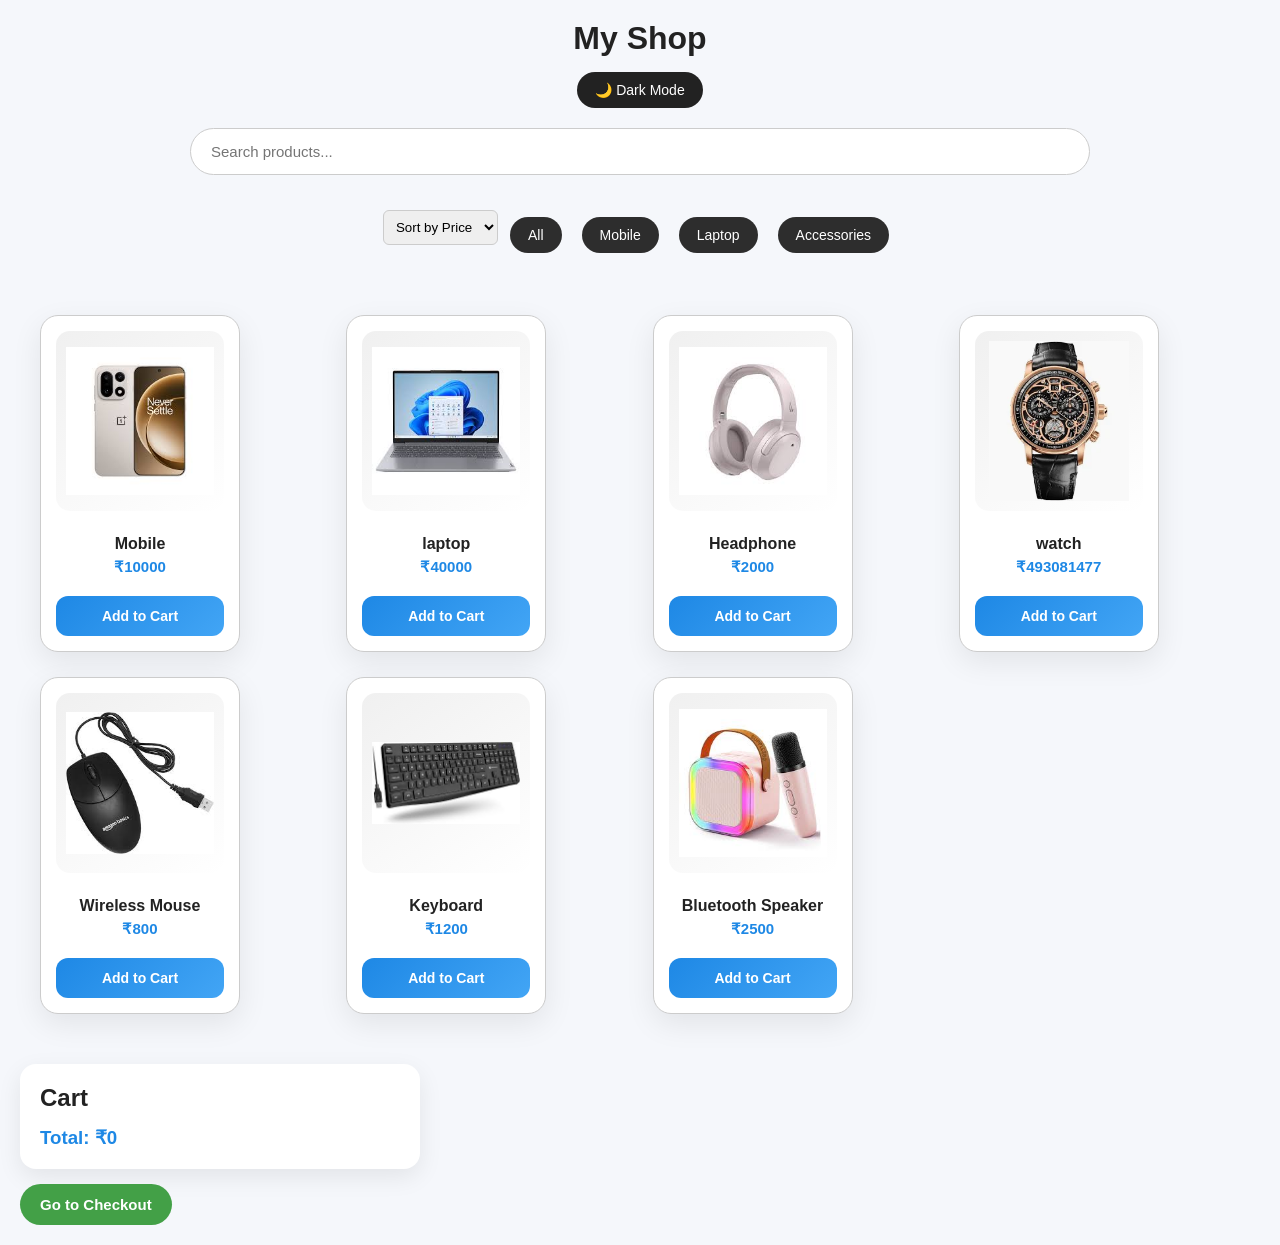
<file: index.html>
<!DOCTYPE html>
<html lang="en">

<head>
    <meta charset="UTF-8">
    <title>E-Commerce Website</title>
    <link rel="stylesheet" href="style.css">
</head>

<body>

    <h1 class="title">My Shop</h1>

    <button id="darkModeBtn" class="dark-btn" onclick="toggleDarkMode()">
        🌙 Dark Mode
    </button>

    <!-- Search Box -->
    <input type="text" id="searchInput" placeholder="Search products..." onkeyup="applyFilters()">

    <!-- Category Buttons -->

    <div class="filters">
        <!-- Price Sort -->

        <select id="priceSort" onchange="sortProducts()">
            <option value="">Sort by Price</option>
            <option value="low">Low to High</option>
            <option value="high">High to Low</option>
        </select>

        <button onclick="filterProduct('all')">All</button>
        <button onclick="filterProduct('mobile')">Mobile</button>
        <button onclick="filterProduct('laptop')">Laptop</button>
        <button onclick="filterProduct('accessories')">Accessories</button>
    </div>


    <div class="container" id="productList">



        <!-- PRODUCTS -->

        <div class="product" data-category="mobile">
            <img src="images/mobile.png" alt="Mobile">
            <h3>Mobile</h3>
            <p>₹10000</p>
            <button onclick="addToCart('Mobile',10000)">Add to Cart</button>
        </div>



        <div class="product" data-category="laptop">
            <img src="images/laptop.png" alt="laptop">
            <h3>laptop</h3>
            <p>₹40000</p>
            <button onclick="addToCart('laptop',40000)">Add to Cart</button>
        </div>


        <div class="product" data-category="accessories">
            <img src="images/Headphone.png" alt="Headphone">
            <h3>Headphone</h3>
            <p>₹2000</p>
            <button onclick="addToCart('Headphone',2000)">Add to Cart</button>
        </div>

        <div class="product" data-category="accessories">
            <img src="images/watch.png" alt="watch">
            <h3>watch</h3>
            <p>₹493081477</p>
            <button onclick="addToCart('Watch',493081477)">Add to Cart</button>
        </div>

        <div class="product" data-category="accessories">
            <img src="images/mouse.png" alt="Mouse">
            <h3>Wireless Mouse</h3>
            <p>₹800</p>
            <button onclick="addToCart('Wireless Mouse',800)">Add to Cart</button>
        </div>

        <!-- Product 9 -->
        <div class="product" data-category="accessories">
            <img src="images/keyboard.png" alt="Keyboard">
            <h3>Keyboard</h3>
            <p>₹1200</p>
            <button onclick="addToCart('Keyboard',1200)">Add to Cart</button>
        </div>

        <!-- Product 10 -->
        <div class="product" data-category="accessories">
            <img src="images/speaker.png" alt="Speaker">
            <h3>Bluetooth Speaker</h3>
            <p>₹2500</p>
            <button onclick="addToCart('Bluetooth Speaker',2500)">Add to Cart</button>
        </div>

    </div>

    <!-- CART -->
    <div class="cart">
        <h2>Cart</h2>
        <div id="cartItems"></div>
        <h3>Total: ₹<span id="total">0</span></h3>
    </div>

    <a href="checkout.html">
        <button>Go to Checkout</button>
    </a>



    <script src="script.js"></script>
</body>

</html>
</file>
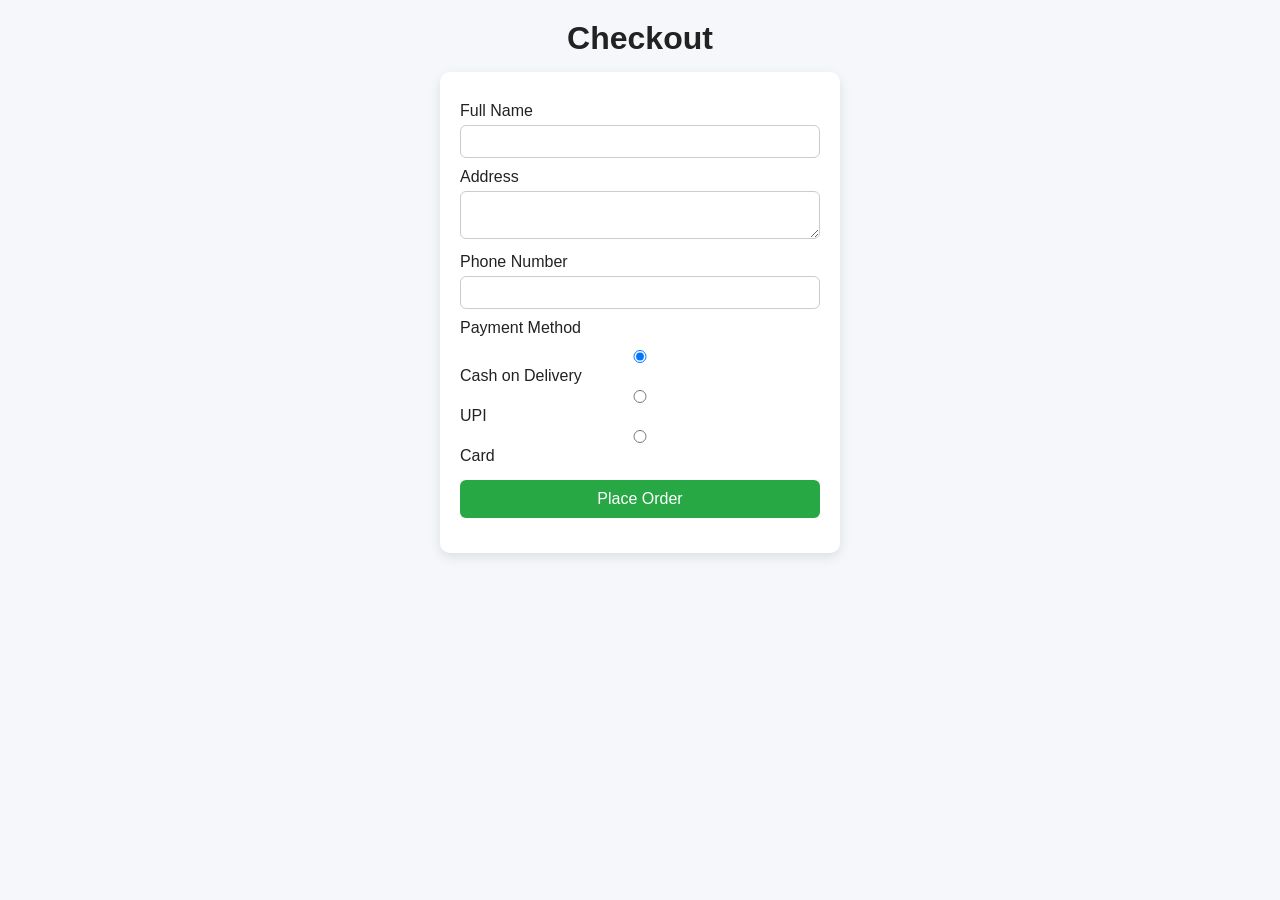
<file: checkout.html>
<!DOCTYPE html>
<html lang="en">
<head>
    <meta charset="UTF-8">
    <title>Checkout</title>
    <link rel="stylesheet" href="style.css">
</head>
<body>

<h1 class="title">Checkout</h1>

<div class="checkout-container">

    <form id="checkoutForm">
        <label>Full Name</label>
        <input type="text" required>

        <label>Address</label>
        <textarea required></textarea>

        <label>Phone Number</label>
        <input type="tel" required>

        <label>Payment Method</label>

        <div class="payment">
            <input type="radio" name="payment" checked> Cash on Delivery  
            <br>
            <input type="radio" name="payment"> UPI  
            <br>
            <input type="radio" name="payment"> Card  
        </div>

        <button type="submit">Place Order</button>
    </form>

    <p id="successMsg"></p>

</div>

<script>
document.getElementById("checkoutForm").addEventListener("submit", function(e){
    e.preventDefault();

    // cart ko order ke naam se save karo
    let cart = JSON.parse(localStorage.getItem("cart")) || [];
    localStorage.setItem("order", JSON.stringify(cart));

    // cart clear
    localStorage.removeItem("cart");

    // order summary page par redirect
    window.location.href = "order-summary.html";
});
</script>


</body>
</html>
</file>
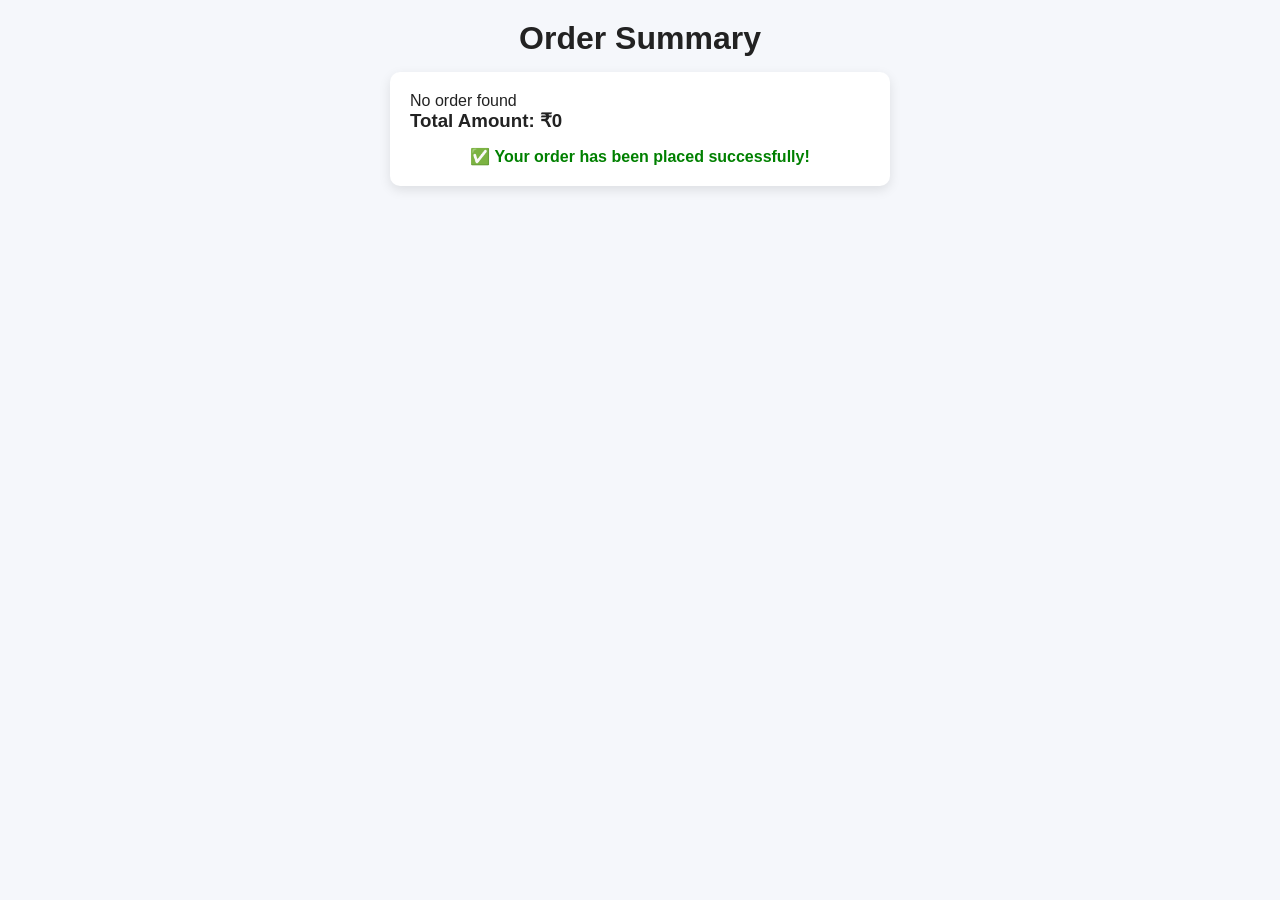
<file: order-summary.html>
<!DOCTYPE html>
<html lang="en">
<head>
    <meta charset="UTF-8">
    <title>Order Summary</title>
    <link rel="stylesheet" href="style.css">
</head>
<body>

<h1 class="title">Order Summary</h1>

<div class="order-container">
    <div id="orderItems"></div>
    <h3>Total Amount: ₹<span id="orderTotal">0</span></h3>
    <p class="success">✅ Your order has been placed successfully!</p>
</div>

<script>
let order = JSON.parse(localStorage.getItem("order")) || [];
let total = 0;
let orderDiv = document.getElementById("orderItems");

if (order.length === 0) {
    orderDiv.innerHTML = "<p>No order found</p>";
} else {
    order.forEach(item => {
        total += item.price * item.qty;

        orderDiv.innerHTML += `
            <div class="order-item">
                <strong>${item.name}</strong><br>
                Price: ₹${item.price}<br>
                Quantity: ${item.qty}
            </div>
        `;
    });
}

document.getElementById("orderTotal").innerText = total;
</script>

</body>
</html>
</file>
<file: style.css>
body {
    font-family: Arial, sans-serif;
    background: #f4f4f4;
    margin: 0;
    padding: 20px;
}

.title {
    text-align: center;
}

.container {
    display: flex;
    gap: 20px;
    flex-wrap: wrap;
}

.products,
.cart {
    background: white;
    padding: 20px;
    border-radius: 8px;
}

.products {
    flex: 2;
    display: flex;
    gap: 20px;
    flex-wrap: wrap;
}

.product {
    border: 1px solid #ccc;
    padding: 15px;
    width: 150px;
    text-align: center;
    border-radius: 6px;
}

.product button {
    background: green;
    color: white;
    border: none;
    padding: 6px;
    cursor: pointer;
}

.cart {
    flex: 1;
}

.cart-item {
    border-bottom: 1px solid #ddd;
    padding: 8px 0;
}

.cart-item button {
    margin: 0 5px;
    padding: 3px 6px;
}

/* Dark Mode Styles */
.dark-mode {
    background-color: #121212;
    color: #ffffff;
}

.dark-mode .products,
.dark-mode .cart {
    background-color: #1e1e1e;
}

.dark-mode .product {
    border-color: #444;
}

.dark-mode button {
    background-color: #ff9800;
    color: black;
}

.filters {
    margin-bottom: 20px;
}

.filters button {
    margin-right: 10px;
    padding: 6px 12px;
    cursor: pointer;
    border: none;
    background: #333;
    color: white;
    border-radius: 5px;
}

/* Product Card */
.product {
    background: #ffffff;
    border-radius: 12px;
    padding: 15px;
    width: 200px;
    text-align: center;
    box-shadow: 0 4px 10px rgba(0, 0, 0, 0.1);
    transition: transform 0.3s, box-shadow 0.3s;
}

.product:hover {
    transform: translateY(-5px);
    box-shadow: 0 6px 14px rgba(0, 0, 0, 0.15);
}

/* Product Image */
.product img {
    width: 100%;
    height: 150px;
    object-fit: contain;
    /* IMAGE CUT NAHI HOGI */
    margin-bottom: 10px;
}

/* Product Name */
.product h3 {
    font-size: 16px;
    margin: 8px 0;
}

/* Product Price */
.product p {
    font-size: 14px;
    font-weight: bold;
    color: #444;
    margin-bottom: 10px;
}

/* Add to Cart Button */
.product button {
    background: #28a745;
    color: white;
    border: none;
    padding: 8px 12px;
    border-radius: 6px;
    cursor: pointer;
    font-size: 14px;
}

.product button:hover {
    background: #218838;
}

#searchInput {
    width: 100%;
    padding: 10px;
    margin-bottom: 15px;
    border-radius: 6px;
    border: 1px solid #ccc;
}

.filters button {
    margin-right: 8px;
    padding: 6px 12px;
    border: none;
    border-radius: 6px;
    cursor: pointer;
    background: #333;
    color: white;
}

.checkout-container {
    max-width: 400px;
    margin: auto;
    background: white;
    padding: 20px;
    border-radius: 10px;
    box-shadow: 0 4px 12px rgba(0, 0, 0, 0.1);
}

.checkout-container label {
    display: block;
    margin-top: 10px;
    font-weight: 500;
}

.checkout-container input,
.checkout-container textarea {
    width: 100%;
    padding: 8px;
    margin-top: 5px;
    border-radius: 6px;
    border: 1px solid #ccc;
}

.payment {
    margin-top: 8px;
}

.checkout-container button {
    width: 100%;
    margin-top: 15px;
    padding: 10px;
    background: #28a745;
    color: white;
    border: none;
    border-radius: 6px;
    font-size: 16px;
    cursor: pointer;
}

.checkout-container button:hover {
    background: #218838;
}

#successMsg {
    margin-top: 15px;
    color: green;
    font-weight: bold;
    text-align: center;
}

.order-container {
    max-width: 500px;
    margin: auto;
    background: white;
    padding: 20px;
    border-radius: 10px;
    box-shadow: 0 4px 12px rgba(0, 0, 0, 0.1);
}

.order-item {
    border-bottom: 1px solid #ddd;
    padding: 10px 0;
}

.success {
    margin-top: 15px;
    color: green;
    font-weight: bold;
    text-align: center;
}

#priceSort {
    padding: 8px;
    border-radius: 6px;
    margin-bottom: 15px;
    border: 1px solid #ccc;
}

* {
    margin: 0;
    padding: 0;
    box-sizing: border-box;
    font-family: "Poppins", sans-serif;
}

body {
    background: #f5f7fb;
}

.products {
    display: grid;
    grid-template-columns: repeat(auto-fit, minmax(230px, 1fr));
    gap: 25px;
    padding: 40px;
}

.product-card {
    background: #fff;
    border-radius: 18px;
    padding: 15px;
    position: relative;
    box-shadow: 0 10px 30px rgba(0, 0, 0, 0.08);
    transition: 0.4s ease;
}

.product-card:hover {
    transform: translateY(-8px);
    box-shadow: 0 18px 40px rgba(0, 0, 0, 0.12);
}

.product-card img {
    width: 100%;
    height: 200px;
    object-fit: contain;
    border-radius: 14px;
    background: linear-gradient(145deg, #f0f0f0, #ffffff);
    padding: 10px;
}

.product-card h3 {
    font-size: 16px;
    margin: 10px 0 5px;
    color: #333;
}

.product-card p {
    font-size: 15px;
    font-weight: 600;
    color: #1e88e5;
}

.wishlist-btn {
    position: absolute;
    top: 12px;
    right: 12px;
    background: #fff;
    border: none;
    font-size: 20px;
    border-radius: 50%;
    width: 40px;
    height: 40px;
    cursor: pointer;
    box-shadow: 0 5px 15px rgba(0, 0, 0, 0.15);
    transition: 0.3s;
}

.wishlist-btn:hover {
    transform: scale(1.1);
}

.wishlist-btn.active {
    color: red;
}

.cart-btn {
    width: 100%;
    margin-top: 12px;
    padding: 12px;
    border: none;
    border-radius: 12px;
    background: linear-gradient(135deg, #1e88e5, #42a5f5);
    color: #fff;
    font-size: 14px;
    font-weight: 600;
    cursor: pointer;
    transition: 0.3s;
}

.cart-btn:hover {
    background: linear-gradient(135deg, #1565c0, #1e88e5);
    box-shadow: 0 8px 20px rgba(30, 136, 229, 0.4);
}

.badge {
    position: absolute;
    top: 12px;
    left: 12px;
    background: #ff5252;
    color: #fff;
    padding: 5px 10px;
    font-size: 12px;
    border-radius: 20px;
}
header {
  background: #ffffff;
  padding: 20px 40px;
  box-shadow: 0 4px 20px rgba(0, 0, 0, 0.06);
  position: sticky;
  top: 0;
  z-index: 100;
}

header h1 {
  text-align: center;
  font-size: 28px;
  font-weight: 600;
  color: #222;
}

.search-box {
  width: 100%;
  max-width: 900px;
  margin: 20px auto;
  position: relative;
}

.search-box input {
  width: 100%;
  padding: 14px 20px;
  font-size: 15px;
  border-radius: 30px;
  border: 1px solid #ddd;
  outline: none;
  transition: 0.3s;
}

.search-box input:focus {
  border-color: #1e88e5;
  box-shadow: 0 0 0 4px rgba(30, 136, 229, 0.15);
}

.dark-btn {
  background: #222;
  color: #fff;
  border: none;
  padding: 8px 14px;
  border-radius: 20px;
  cursor: pointer;
  font-size: 13px;
  transition: 0.3s;
}

.dark-btn:hover {
  background: #000;
}

.filters {
  display: flex;
  align-items: center;
  gap: 12px;
  padding: 15px 40px;
  flex-wrap: wrap;
}

.filters select {
  padding: 10px 14px;
  border-radius: 8px;
  border: 1px solid #ccc;
  cursor: pointer;
}

.filter-btn {
  background: #2d2d2d;
  color: white;
  border: none;
  padding: 10px 18px;
  border-radius: 25px;
  cursor: pointer;
  font-size: 14px;
  transition: 0.3s;
}

.filter-btn:hover {
  background: #1e88e5;
}

.filter-btn.active {
  background: #1e88e5;
}

body.dark {
  background: #121212;
  color: #eee;
}

body.dark header {
  background: #1c1c1c;
}

body.dark input,
body.dark select {
  background: #1e1e1e;
  color: #fff;
  border-color: #333;
}

body.dark .filter-btn {
  background: #333;
}

/* ===== RESET ===== */
* {
  margin: 0;
  padding: 0;
  box-sizing: border-box;
  font-family: "Poppins", Arial, sans-serif;
}

body {
  background: #f5f7fb;
  padding: 20px;
  color: #222;
}

/* ===== TITLE ===== */
.title {
  text-align: center;
  font-size: 32px;
  font-weight: 600;
  margin-bottom: 15px;
}

/* ===== DARK MODE BUTTON ===== */
.dark-btn {
  display: block;
  margin: 0 auto 20px;
  padding: 10px 18px;
  border-radius: 20px;
  border: none;
  cursor: pointer;
  background: #222;
  color: #fff;
  font-size: 14px;
  transition: 0.3s;
}

.dark-btn:hover {
  background: #000;
}

/* ===== SEARCH INPUT ===== */
#searchInput {
  width: 100%;
  max-width: 900px;
  display: block;
  margin: 0 auto 20px;
  padding: 14px 20px;
  border-radius: 30px;
  border: 1px solid #ccc;
  font-size: 15px;
  outline: none;
}

#searchInput:focus {
  border-color: #1e88e5;
  box-shadow: 0 0 0 4px rgba(30, 136, 229, 0.15);
}

/* ===== FILTER BAR ===== */
.filters {
  display: flex;
  gap: 12px;
  flex-wrap: wrap;
  justify-content: center;
  margin-bottom: 30px;
}

.filters select {
  padding: 10px 14px;
  border-radius: 10px;
  border: 1px solid #ccc;
  cursor: pointer;
}

/* FILTER BUTTONS */
.filters button {
  padding: 10px 18px;
  border-radius: 25px;
  border: none;
  cursor: pointer;
  background: #2d2d2d;
  color: #fff;
  font-size: 14px;
  transition: 0.3s;
}

.filters button:hover {
  background: #1e88e5;
}

/* ===== PRODUCT GRID ===== */
.container {
  display: grid;
  grid-template-columns: repeat(auto-fit, minmax(230px, 1fr));
  gap: 25px;
  padding: 10px 20px;
}

/* ===== PRODUCT CARD ===== */
.product {
  background: #fff;
  border-radius: 18px;
  padding: 15px;
  position: relative;
  box-shadow: 0 10px 30px rgba(0, 0, 0, 0.08);
  transition: 0.4s ease;
  text-align: center;
}

.product:hover {
  transform: translateY(-8px);
  box-shadow: 0 18px 40px rgba(0, 0, 0, 0.12);
}

/* PRODUCT IMAGE */
.product img {
  width: 100%;
  height: 180px;
  object-fit: contain;
  border-radius: 14px;
  background: linear-gradient(145deg, #f0f0f0, #ffffff);
  padding: 10px;
}

/* PRODUCT TEXT */
.product h3 {
  margin: 10px 0 5px;
  font-size: 16px;
}

.product p {
  font-size: 15px;
  font-weight: 600;
  color: #1e88e5;
}

/* ADD TO CART BUTTON */
.product button {
  margin-top: 10px;
  width: 100%;
  padding: 12px;
  border: none;
  border-radius: 12px;
  cursor: pointer;
  font-size: 14px;
  font-weight: 600;
  color: #fff;
  background: linear-gradient(135deg, #1e88e5, #42a5f5);
  transition: 0.3s;
}

.product button:hover {
  box-shadow: 0 8px 20px rgba(30, 136, 229, 0.4);
  transform: scale(1.03);
}

/* ===== CART ===== */
.cart {
  margin-top: 40px;
  padding: 20px;
  background: #fff;
  border-radius: 16px;
  box-shadow: 0 8px 25px rgba(0, 0, 0, 0.08);
  max-width: 400px;
}

.cart h2 {
  margin-bottom: 10px;
}

.cart h3 {
  margin-top: 15px;
  color: #1e88e5;
}

/* ===== CHECKOUT BUTTON ===== */
a button {
  margin-top: 15px;
  padding: 12px 20px;
  border-radius: 25px;
  border: none;
  cursor: pointer;
  background: #43a047;
  color: #fff;
  font-size: 15px;
  font-weight: 600;
}

a button:hover {
  background: #2e7d32;
}

/* ===== DARK MODE ===== */
body.dark {
  background: #121212;
  color: #eee;
}

body.dark .product,
body.dark .cart {
  background: #1c1c1c;
  color: #fff;
}

body.dark input,
body.dark select {
  background: #1e1e1e;
  color: #fff;
  border-color: #333;
}

body.dark .filters button {
  background: #333;
}
</file>
